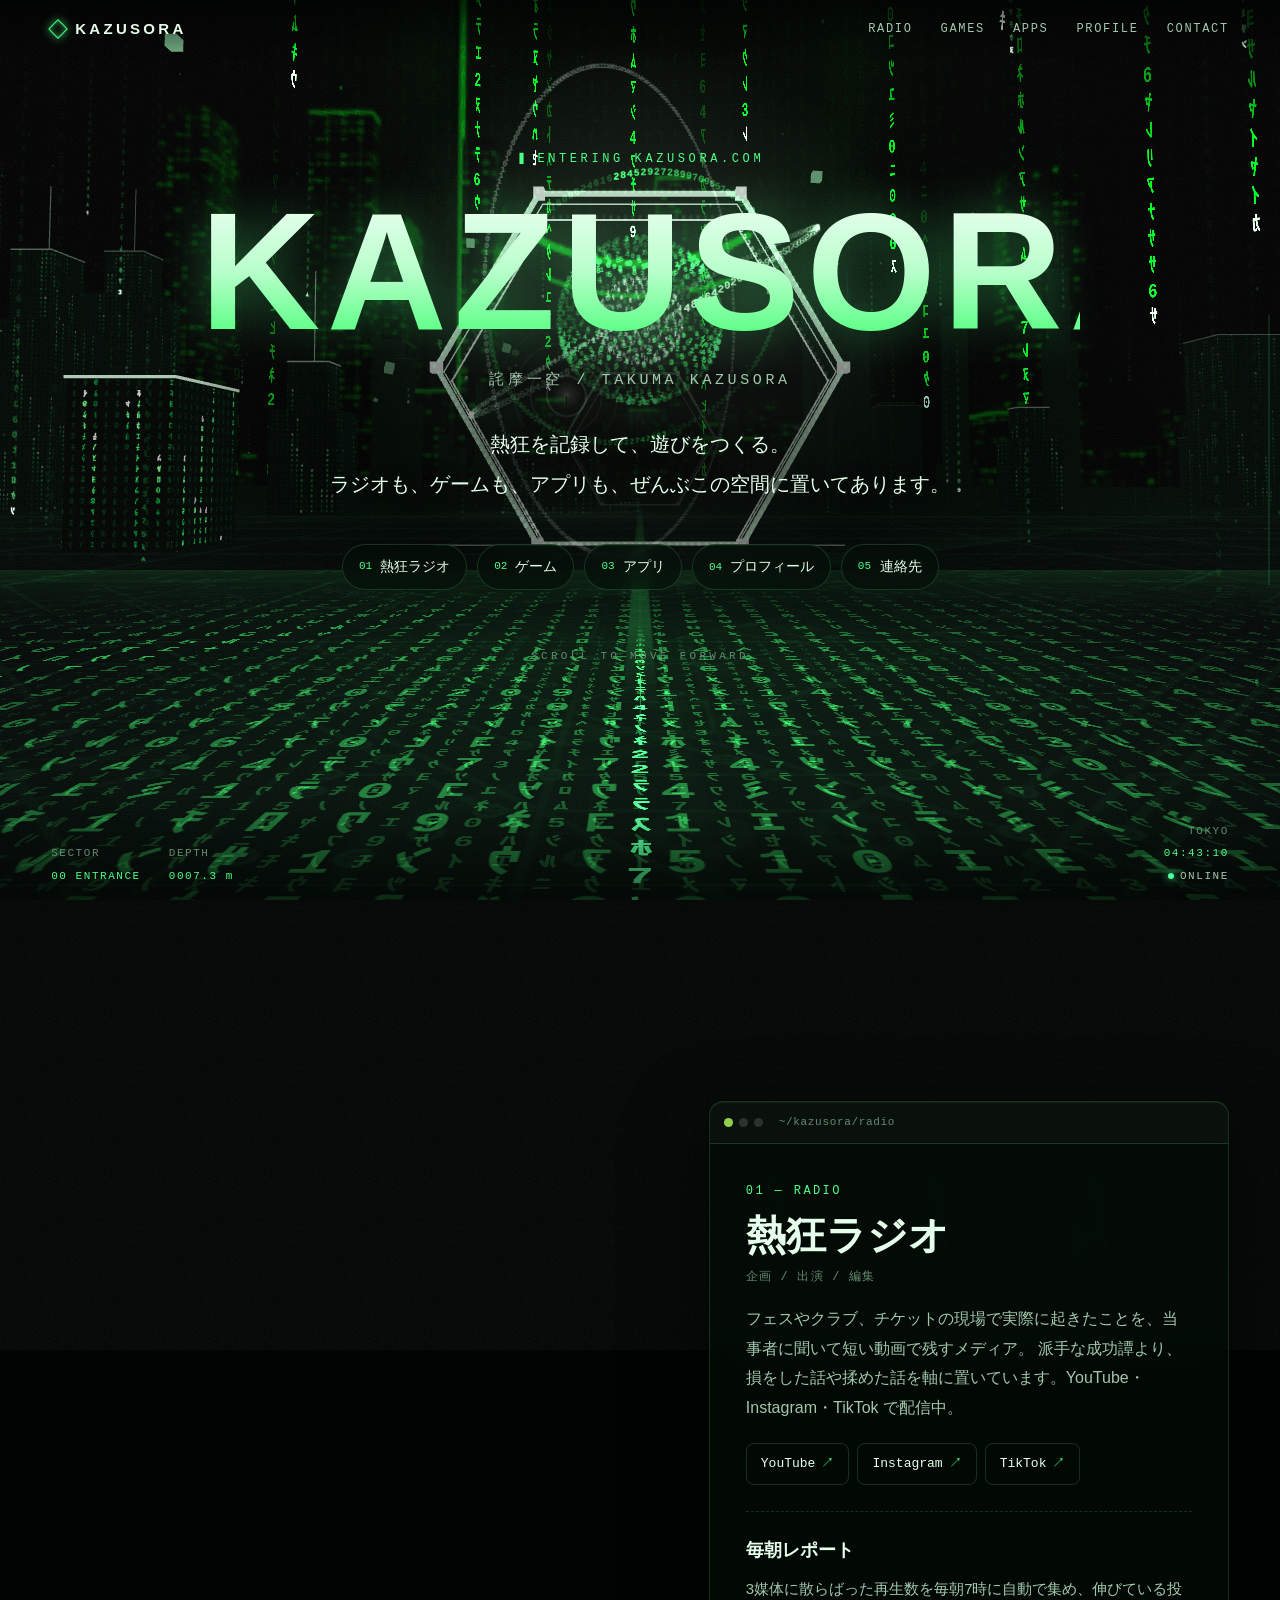
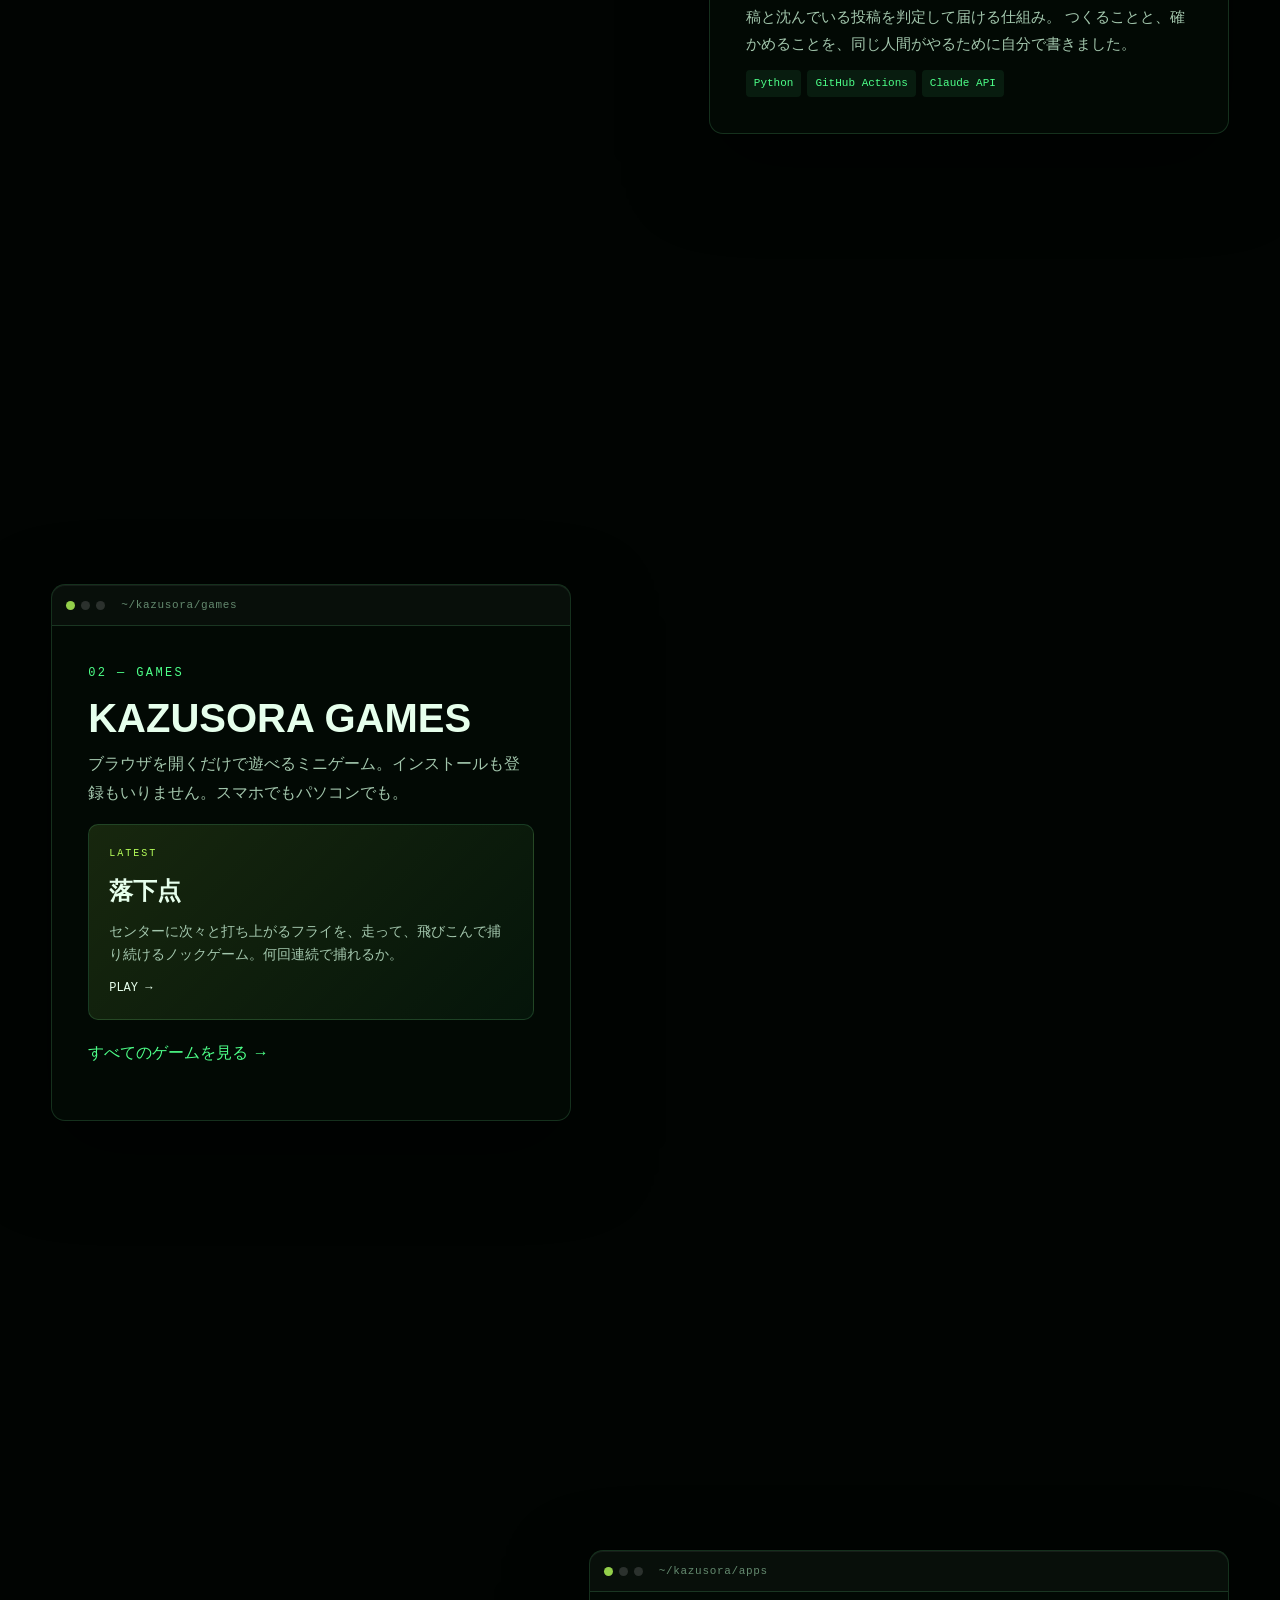
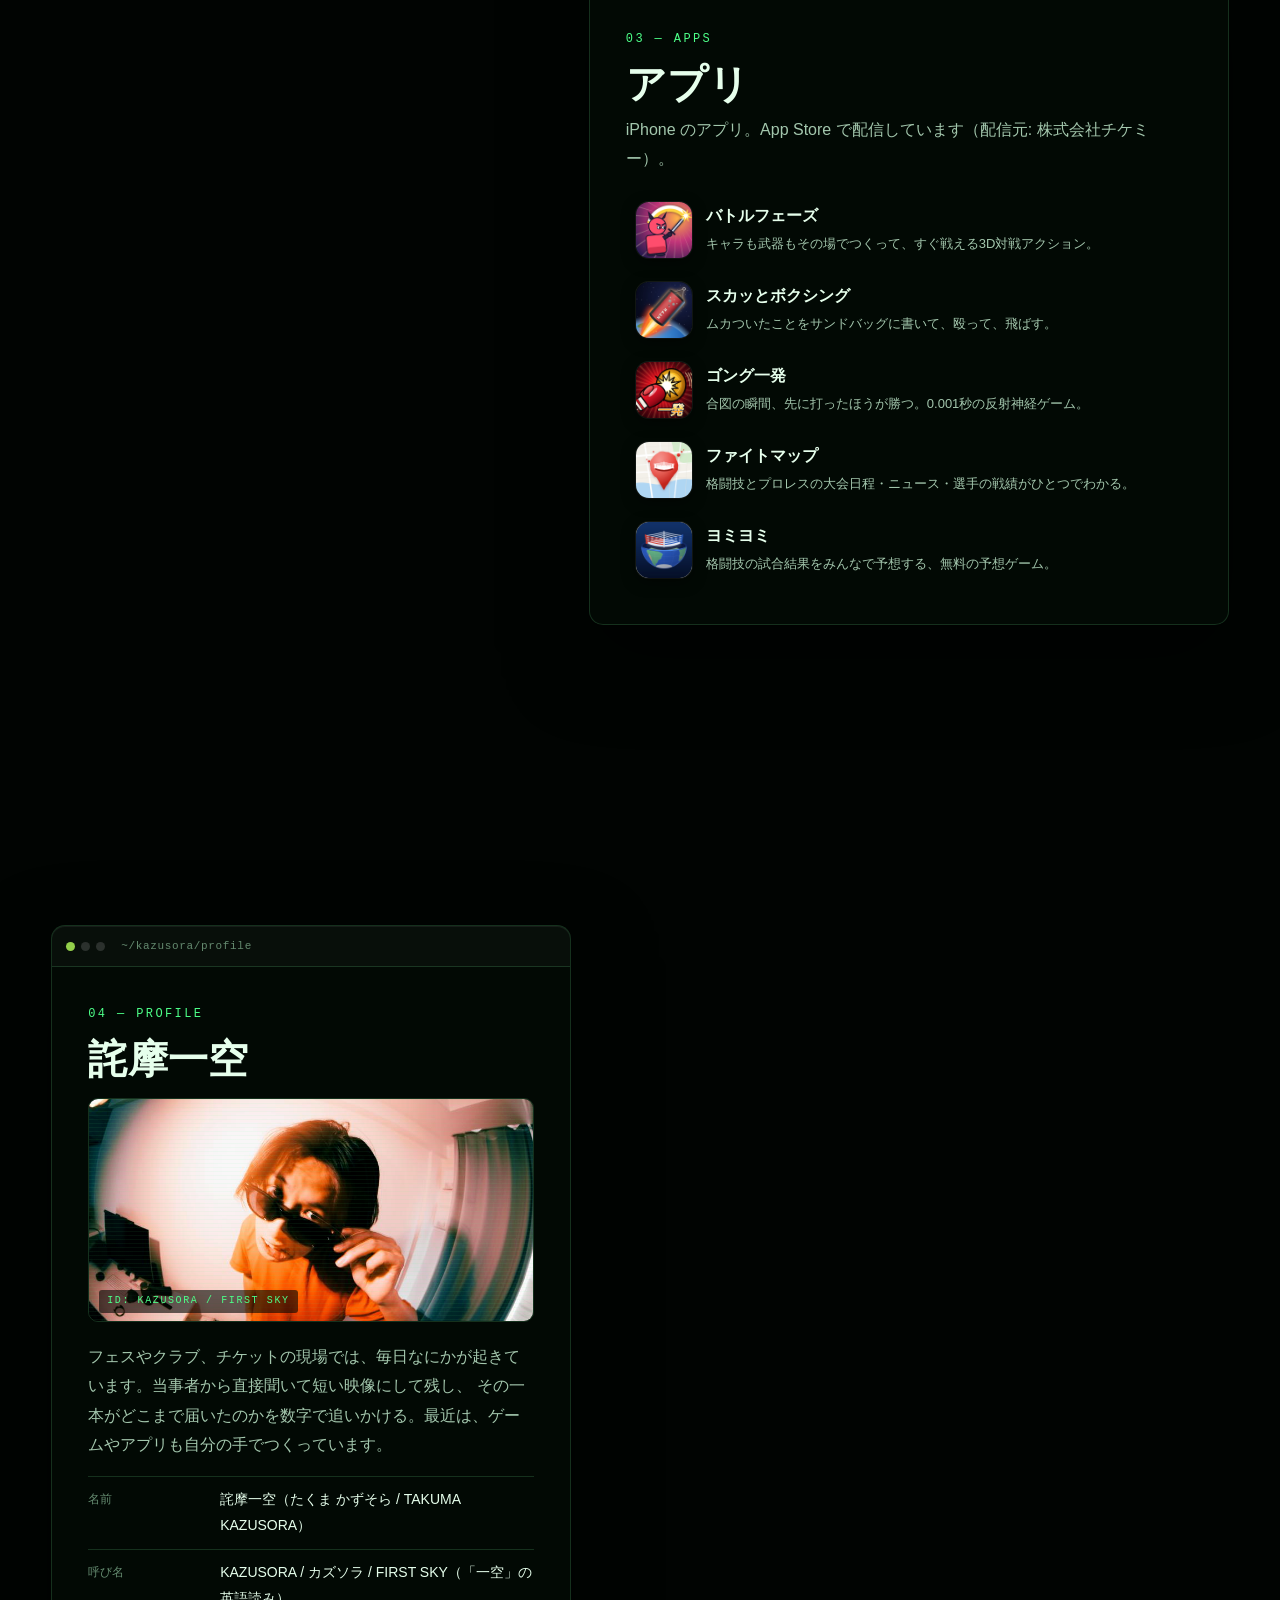
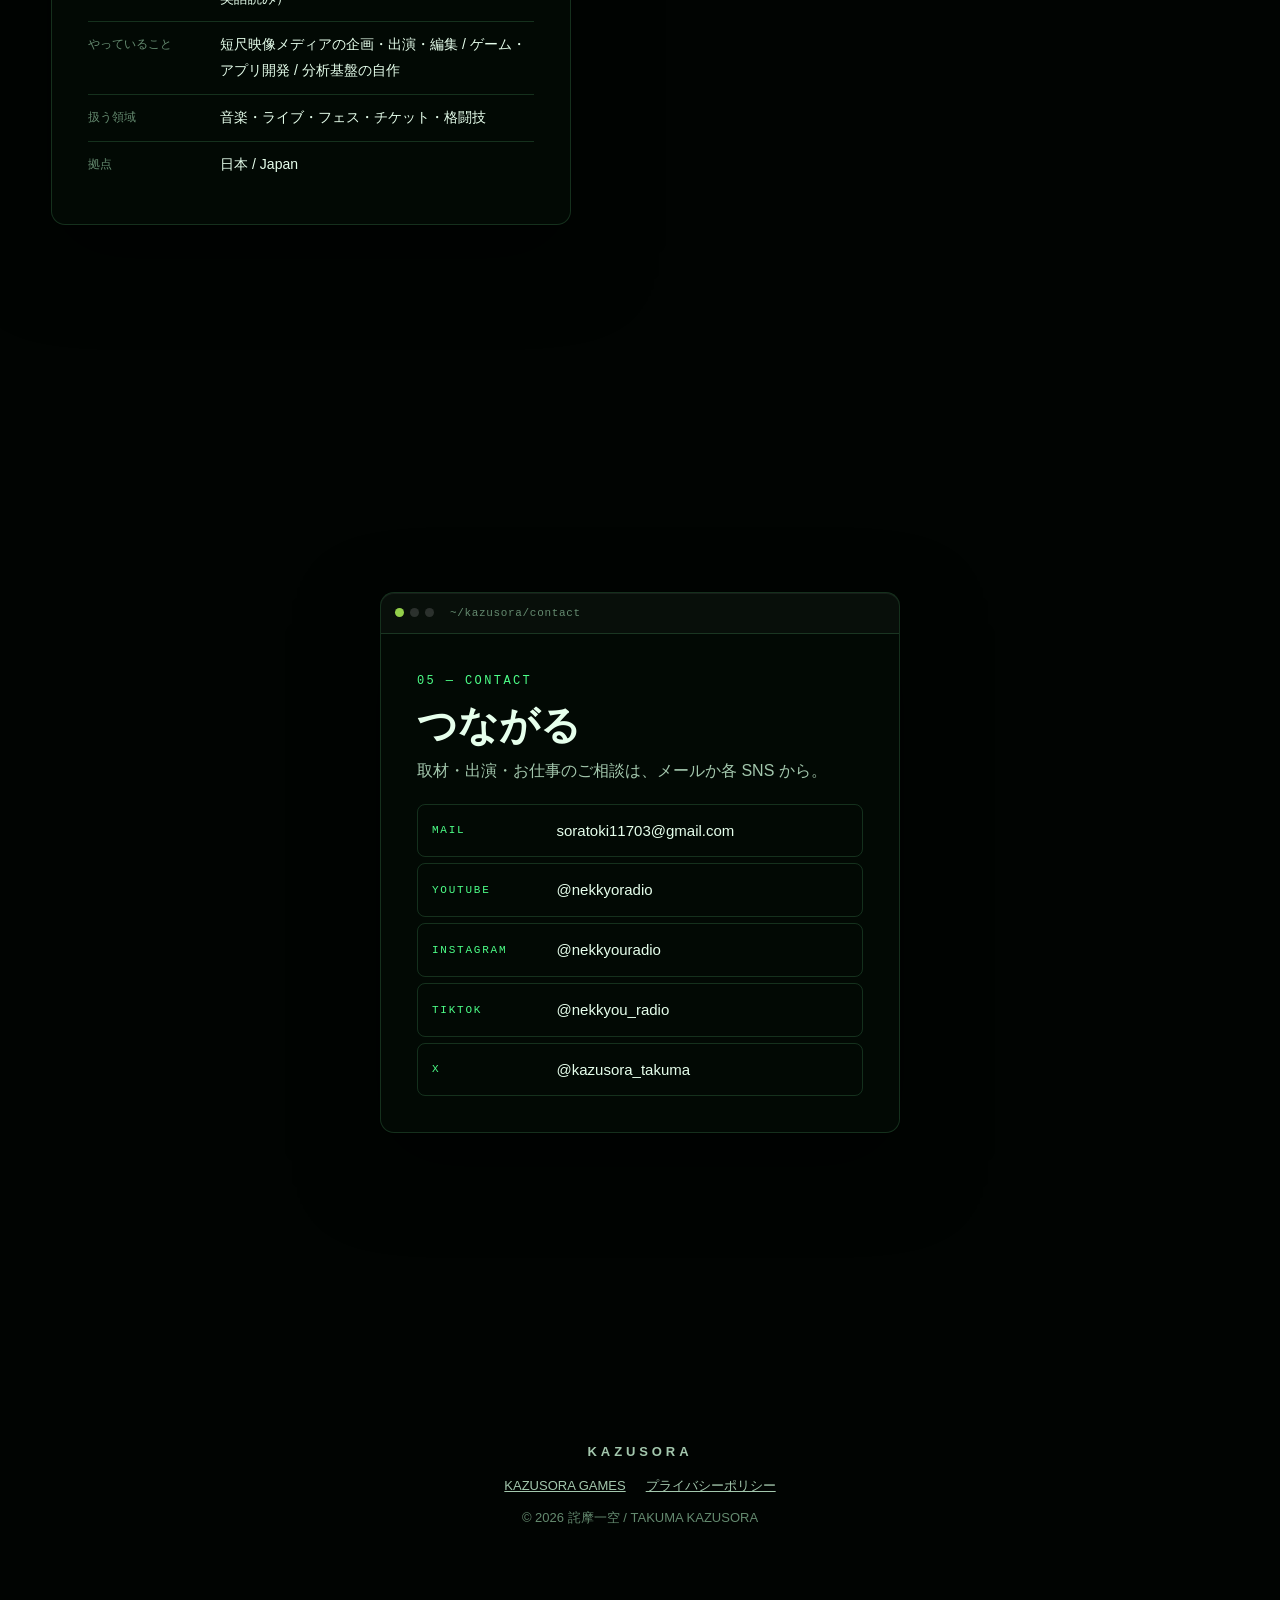
<file: index.html>
<!DOCTYPE html>
<html lang="ja">
<head>
<meta charset="UTF-8">
<meta name="viewport" content="width=device-width, initial-scale=1, viewport-fit=cover">
<title>詫摩一空（TAKUMA KAZUSORA / たくまかずそら）公式サイト｜KAZUSORA</title>
<meta name="description" content="詫摩一空（たくま かずそら / TAKUMA KAZUSORA / KAZUSORA / FIRST SKY）の公式サイト。音楽の現場を記録するショート動画メディア「熱狂ラジオ」、ブラウザで遊べる KAZUSORA GAMES、バトルフェーズ・スカッとボクシングなどのアプリを、ひとつの仮想空間にまとめています。">
<link rel="canonical" href="https://kazusora.com/">
<meta name="theme-color" content="#010402">
<meta name="color-scheme" content="dark">
<meta name="format-detection" content="telephone=no">
<!-- Google AdSense のサイト所有確認（スクリプトは読み込まない） -->
<meta name="google-adsense-account" content="ca-pub-9851397835873240">

<!-- 読み込みを許可する場所を限定する。万一なにか仕込まれても、
     ここに書かれていない場所からのコード実行はブラウザが拒否する。
     GitHub Pages はHTTPヘッダを設定できないため meta で指定している -->
<meta http-equiv="Content-Security-Policy" content="
  default-src 'self';
  script-src 'self' 'unsafe-inline' https://static.cloudflareinsights.com;
  style-src 'self' 'unsafe-inline' https://fonts.googleapis.com;
  font-src 'self' https://fonts.gstatic.com;
  img-src 'self' data: blob:;
  connect-src 'self' blob: https://cloudflareinsights.com;
  object-src 'none';
  base-uri 'self';
  form-action 'none';
  upgrade-insecure-requests">
<!-- 他サイトへ遷移するとき、閲覧していたURLの詳細を渡さない -->
<meta name="referrer" content="strict-origin-when-cross-origin">

<!-- SNSに貼られたときの表示 -->
<meta property="og:type" content="website">
<meta property="og:url" content="https://kazusora.com/">
<meta property="og:title" content="詫摩一空（TAKUMA KAZUSORA）｜KAZUSORA">
<meta property="og:description" content="熱狂ラジオ、ゲーム、アプリ。つくっているものを、ひとつの仮想空間にまとめました。">
<meta property="og:site_name" content="KAZUSORA">
<meta property="og:locale" content="ja_JP">
<meta property="og:image" content="https://kazusora.com/assets/img/og.jpg">
<meta property="og:image:width" content="1200">
<meta property="og:image:height" content="630">
<meta property="og:image:alt" content="KAZUSORA">
<meta name="twitter:card" content="summary_large_image">
<meta name="twitter:title" content="詫摩一空（TAKUMA KAZUSORA）｜KAZUSORA">
<meta name="twitter:description" content="熱狂ラジオ、ゲーム、アプリ。つくっているものを、ひとつの仮想空間にまとめました。">
<meta name="twitter:image" content="https://kazusora.com/assets/img/og.jpg">

<!-- 検索エンジンに「誰のサイトか」を構造化して伝える -->
<script type="application/ld+json">
{
  "@context": "https://schema.org",
  "@graph": [
    {
      "@type": "WebSite",
      "@id": "https://kazusora.com/#website",
      "url": "https://kazusora.com/",
      "name": "KAZUSORA",
      "alternateName": ["詫摩一空 公式サイト", "TAKUMA KAZUSORA"],
      "inLanguage": "ja",
      "publisher": { "@id": "https://kazusora.com/#person" }
    },
    {
      "@type": "ProfilePage",
      "@id": "https://kazusora.com/#profile",
      "url": "https://kazusora.com/",
      "name": "詫摩一空（TAKUMA KAZUSORA）公式サイト",
      "isPartOf": { "@id": "https://kazusora.com/#website" },
      "mainEntity": { "@id": "https://kazusora.com/#person" }
    },
    {
      "@type": "Person",
      "@id": "https://kazusora.com/#person",
      "name": "詫摩一空",
      "familyName": "詫摩",
      "givenName": "一空",
      "alternateName": [
        "TAKUMA KAZUSORA", "Takuma Kazusora", "Kazusora Takuma",
        "KAZUSORA", "Kazusora", "TAKUMA",
        "たくまかずそら", "たくま かずそら", "タクマカズソラ",
        "かずそら", "カズソラ",
        "FIRST SKY", "First Sky"
      ],
      "url": "https://kazusora.com/",
      "image": "https://kazusora.com/assets/img/og.jpg",
      "description": "音楽・ライブ・フェス・チケットの現場で起きたことを短い動画とデータで記録しながら、ゲームやアプリをつくっている。",
      "knowsAbout": ["音楽", "ライブ", "フェス", "チケット", "ショート動画", "ゲーム", "アプリ開発", "格闘技"],
      "sameAs": [
        "https://www.youtube.com/@nekkyoradio",
        "https://www.instagram.com/nekkyouradio/",
        "https://www.tiktok.com/@nekkyou_radio",
        "https://x.com/kazusora_takuma"
      ]
    }
  ]
}
</script>

<script>document.documentElement.classList.add('js');</script>
<link rel="icon" href="./favicon.svg" type="image/svg+xml">
<link rel="preconnect" href="https://fonts.googleapis.com">
<link rel="preconnect" href="https://fonts.gstatic.com" crossorigin>
<link rel="stylesheet" href="https://fonts.googleapis.com/css2?family=Space+Grotesk:wght@400;500;700&family=JetBrains+Mono:wght@400;500&family=Zen+Kaku+Gothic+New:wght@400;500;700;900&display=swap">
<link rel="stylesheet" href="./assets/css/space.css?v=3">
</head>
<body>

<!-- 仮想空間（three.js）。読めない環境では CSS の背景だけになる -->
<canvas class="world" id="world" aria-hidden="true"></canvas>
<div class="world-fallback" aria-hidden="true"></div>
<div class="fx-vignette" aria-hidden="true"></div>
<div class="fx-scan" aria-hidden="true"></div>
<div class="fx-grain" aria-hidden="true"></div>

<!-- 起動画面 -->
<div class="boot" id="boot" aria-hidden="true">
  <div class="boot__inner">
    <p class="boot__line">KAZUSORA.COM // VIRTUAL SPACE</p>
    <p class="boot__line boot__line--dim" id="bootLog">LINKING…</p>
    <div class="boot__bar"><i id="bootBar"></i></div>
  </div>
</div>

<header class="hud-top">
  <a class="hud-logo" href="#top" aria-label="KAZUSORA トップへ">
    <span class="hud-logo__mark" aria-hidden="true"></span>KAZUSORA
  </a>
  <nav class="hud-nav" aria-label="セクション">
    <a href="#radio">Radio</a>
    <a href="#games">Games</a>
    <a href="#apps">Apps</a>
    <a href="#profile">Profile</a>
    <a href="#contact">Contact</a>
  </nav>
</header>

<!-- 画面下の計器。装飾なので読み上げない -->
<div class="hud-bottom" aria-hidden="true">
  <div class="hud-readout">
    <span class="hud-readout__k">SECTOR</span>
    <span class="hud-readout__v" id="hudSector">00 ENTRANCE</span>
  </div>
  <div class="hud-readout hud-readout--depth">
    <span class="hud-readout__k">DEPTH</span>
    <span class="hud-readout__v" id="hudDepth">0000.0 m</span>
  </div>
  <div class="hud-readout hud-readout--right">
    <span class="hud-readout__k">TOKYO</span>
    <span class="hud-readout__v" id="hudClock">--:--:--</span>
    <span class="hud-live"><i></i>ONLINE</span>
  </div>
</div>
<div class="hud-rail" aria-hidden="true"><i id="hudRail"></i></div>

<main id="top">

  <!-- ============ ENTRANCE ============ -->
  <section class="zone zone--hero" data-zone="0" data-sector="00 ENTRANCE">
    <div class="hero">
      <p class="hero__eyebrow"><span class="blink" aria-hidden="true">▍</span>ENTERING KAZUSORA.COM</p>
      <h1 class="hero__title">
        <span class="hero__title_en" data-glitch="KAZUSORA">KAZUSORA</span>
        <span class="hero__title_ja">詫摩一空 / TAKUMA KAZUSORA</span>
      </h1>
      <p class="hero__lead">
        熱狂を記録して、遊びをつくる。<br>
        ラジオも、ゲームも、アプリも、<br class="sp">ぜんぶこの空間に置いてあります。
      </p>
      <ol class="hero__map">
        <li><a href="#radio"><span>01</span>熱狂ラジオ</a></li>
        <li><a href="#games"><span>02</span>ゲーム</a></li>
        <li><a href="#apps"><span>03</span>アプリ</a></li>
        <li><a href="#profile"><span>04</span>プロフィール</a></li>
        <li><a href="#contact"><span>05</span>連絡先</a></li>
      </ol>
      <p class="hero__hint" aria-hidden="true">SCROLL TO MOVE FORWARD<i></i></p>
    </div>
  </section>

  <!-- ============ RADIO ============ -->
  <section class="zone zone--right" id="radio" data-zone="1" data-sector="01 RADIO">
    <article class="win">
      <div class="win__bar" aria-hidden="true"><i></i><i></i><i></i><span>~/kazusora/radio</span></div>
      <div class="win__body">
        <p class="win__kicker">01 — RADIO</p>
        <h2 class="win__title">熱狂ラジオ</h2>
        <p class="win__role">企画 / 出演 / 編集</p>
        <p>
          フェスやクラブ、チケットの現場で実際に起きたことを、当事者に聞いて短い動画で残すメディア。
          派手な成功譚より、損をした話や揉めた話を軸に置いています。YouTube・Instagram・TikTok で配信中。
        </p>
        <ul class="links">
          <li><a href="https://www.youtube.com/@nekkyoradio" target="_blank" rel="noopener">YouTube<span aria-hidden="true">↗</span></a></li>
          <li><a href="https://www.instagram.com/nekkyouradio/" target="_blank" rel="noopener">Instagram<span aria-hidden="true">↗</span></a></li>
          <li><a href="https://www.tiktok.com/@nekkyou_radio" target="_blank" rel="noopener">TikTok<span aria-hidden="true">↗</span></a></li>
        </ul>
        <div class="win__sub">
          <h3>毎朝レポート</h3>
          <p>
            3媒体に散らばった再生数を毎朝7時に自動で集め、伸びている投稿と沈んでいる投稿を判定して届ける仕組み。
            つくることと、確かめることを、同じ人間がやるために自分で書きました。
          </p>
          <ul class="tags"><li>Python</li><li>GitHub Actions</li><li>Claude API</li></ul>
        </div>
      </div>
    </article>
  </section>

  <!-- ============ GAMES ============ -->
  <section class="zone zone--left" id="games" data-zone="2" data-sector="02 GAMES">
    <article class="win">
      <div class="win__bar" aria-hidden="true"><i></i><i></i><i></i><span>~/kazusora/games</span></div>
      <div class="win__body">
        <p class="win__kicker">02 — GAMES</p>
        <h2 class="win__title">KAZUSORA GAMES</h2>
        <p>
          ブラウザを開くだけで遊べるミニゲーム。インストールも登録もいりません。スマホでもパソコンでも。
        </p>
        <a class="game" href="/games/rakkaten/">
          <span class="game__tag">LATEST</span>
          <span class="game__name">落下点</span>
          <span class="game__desc">センターに次々と打ち上がるフライを、走って、飛びこんで捕り続けるノックゲーム。何回連続で捕れるか。</span>
          <span class="game__go" aria-hidden="true">PLAY →</span>
        </a>
        <p class="win__more"><a href="/games/">すべてのゲームを見る<span aria-hidden="true"> →</span></a></p>
      </div>
    </article>
  </section>

  <!-- ============ APPS ============ -->
  <section class="zone zone--right" id="apps" data-zone="3" data-sector="03 APPS">
    <article class="win win--wide">
      <div class="win__bar" aria-hidden="true"><i></i><i></i><i></i><span>~/kazusora/apps</span></div>
      <div class="win__body">
        <p class="win__kicker">03 — APPS</p>
        <h2 class="win__title">アプリ</h2>
        <p>iPhone のアプリ。App Store で配信しています（配信元: 株式会社チケミー）。</p>
        <ul class="apps">
          <li>
            <a href="https://apps.apple.com/jp/app/id6820875383" target="_blank" rel="noopener">
              <img src="./assets/img/apps/battle-phase.jpg" alt="" width="256" height="256" loading="lazy" decoding="async">
              <span class="apps__name">バトルフェーズ</span>
              <span class="apps__desc">キャラも武器もその場でつくって、すぐ戦える3D対戦アクション。</span>
            </a>
          </li>
          <li>
            <a href="https://apps.apple.com/jp/app/id6818497061" target="_blank" rel="noopener">
              <img src="./assets/img/apps/sukatto-boxing.jpg" alt="" width="256" height="256" loading="lazy" decoding="async">
              <span class="apps__name">スカッとボクシング</span>
              <span class="apps__desc">ムカついたことをサンドバッグに書いて、殴って、飛ばす。</span>
            </a>
          </li>
          <li>
            <a href="https://apps.apple.com/jp/app/id6825375270" target="_blank" rel="noopener">
              <img src="./assets/img/apps/gong-ippatsu.jpg" alt="" width="256" height="256" loading="lazy" decoding="async">
              <span class="apps__name">ゴング一発</span>
              <span class="apps__desc">合図の瞬間、先に打ったほうが勝つ。0.001秒の反射神経ゲーム。</span>
            </a>
          </li>
          <li>
            <a href="https://apps.apple.com/jp/app/id6824375699" target="_blank" rel="noopener">
              <img src="./assets/img/apps/fight-map.jpg" alt="" width="256" height="256" loading="lazy" decoding="async">
              <span class="apps__name">ファイトマップ</span>
              <span class="apps__desc">格闘技とプロレスの大会日程・ニュース・選手の戦績がひとつでわかる。</span>
            </a>
          </li>
          <li>
            <a href="https://apps.apple.com/jp/app/id6818523912" target="_blank" rel="noopener">
              <img src="./assets/img/apps/yomiyomi.jpg" alt="" width="256" height="256" loading="lazy" decoding="async">
              <span class="apps__name">ヨミヨミ</span>
              <span class="apps__desc">格闘技の試合結果をみんなで予想する、無料の予想ゲーム。</span>
            </a>
          </li>
        </ul>
      </div>
    </article>
  </section>

  <!-- ============ PROFILE ============ -->
  <section class="zone zone--left" id="profile" data-zone="4" data-sector="04 PROFILE">
    <article class="win">
      <div class="win__bar" aria-hidden="true"><i></i><i></i><i></i><span>~/kazusora/profile</span></div>
      <div class="win__body">
        <p class="win__kicker">04 — PROFILE</p>
        <h2 class="win__title">詫摩一空</h2>
        <figure class="portrait">
          <img src="./assets/img/portrait-800.jpg"
               srcset="./assets/img/portrait-800.jpg 800w, ./assets/img/portrait.jpg 1600w"
               sizes="(min-width: 900px) 480px, 90vw"
               alt="サングラスを指で下げてこちらを見る詫摩一空（KAZUSORA）。魚眼レンズで撮影された、オレンジの照明の効いた一枚"
               width="800" height="533" loading="lazy" decoding="async">
          <figcaption>ID: KAZUSORA / FIRST SKY</figcaption>
        </figure>
        <p>
          フェスやクラブ、チケットの現場では、毎日なにかが起きています。当事者から直接聞いて短い映像にして残し、
          その一本がどこまで届いたのかを数字で追いかける。最近は、ゲームやアプリも自分の手でつくっています。
        </p>
        <dl class="meta">
          <div><dt>名前</dt><dd>詫摩一空（たくま かずそら / TAKUMA KAZUSORA）</dd></div>
          <div><dt>呼び名</dt><dd>KAZUSORA / カズソラ / FIRST SKY（「一空」の英語読み）</dd></div>
          <div><dt>やっていること</dt><dd>短尺映像メディアの企画・出演・編集 / ゲーム・アプリ開発 / 分析基盤の自作</dd></div>
          <div><dt>扱う領域</dt><dd>音楽・ライブ・フェス・チケット・格闘技</dd></div>
          <div><dt>拠点</dt><dd>日本 / Japan</dd></div>
        </dl>
      </div>
    </article>
  </section>

  <!-- ============ CONTACT ============ -->
  <section class="zone zone--center" id="contact" data-zone="5" data-sector="05 CONTACT">
    <article class="win win--center">
      <div class="win__bar" aria-hidden="true"><i></i><i></i><i></i><span>~/kazusora/contact</span></div>
      <div class="win__body">
        <p class="win__kicker">05 — CONTACT</p>
        <h2 class="win__title">つながる</h2>
        <p>取材・出演・お仕事のご相談は、メールか各 SNS から。</p>
        <ul class="contact">
          <li><a href="mailto:soratoki11703@gmail.com"><span class="contact__k">MAIL</span>soratoki11703@gmail.com</a></li>
          <li><a href="https://www.youtube.com/@nekkyoradio" target="_blank" rel="noopener"><span class="contact__k">YOUTUBE</span>@nekkyoradio</a></li>
          <li><a href="https://www.instagram.com/nekkyouradio/" target="_blank" rel="noopener"><span class="contact__k">INSTAGRAM</span>@nekkyouradio</a></li>
          <li><a href="https://www.tiktok.com/@nekkyou_radio" target="_blank" rel="noopener"><span class="contact__k">TIKTOK</span>@nekkyou_radio</a></li>
          <li><a href="https://x.com/kazusora_takuma" target="_blank" rel="noopener"><span class="contact__k">X</span>@kazusora_takuma</a></li>
        </ul>
      </div>
    </article>
  </section>

</main>

<footer class="foot">
  <p class="foot__logo">KAZUSORA</p>
  <p class="foot__links"><a href="/games/">KAZUSORA GAMES</a><a href="/privacy/">プライバシーポリシー</a></p>
  <p class="foot__copy">&copy; <span id="year">2026</span> 詫摩一空 / TAKUMA KAZUSORA</p>
</footer>

<!-- 外部CDNから読まず自前で配信する（サプライチェーン攻撃を防ぐため） -->
<script src="./assets/js/vendor/three.min.js"></script>
<script src="./assets/js/vendor/GLTFLoader.js"></script>
<script src="./assets/js/space.js?v=4"></script>
<!-- アクセス計測（Cloudflare Web Analytics。Cookie は使わない） -->
<script defer src="https://static.cloudflareinsights.com/beacon.min.js" data-cf-beacon='{"token": "9926faf0ab3e4a0c98c5b6c5265ab36c"}'></script>
</body>
</html>
</file>
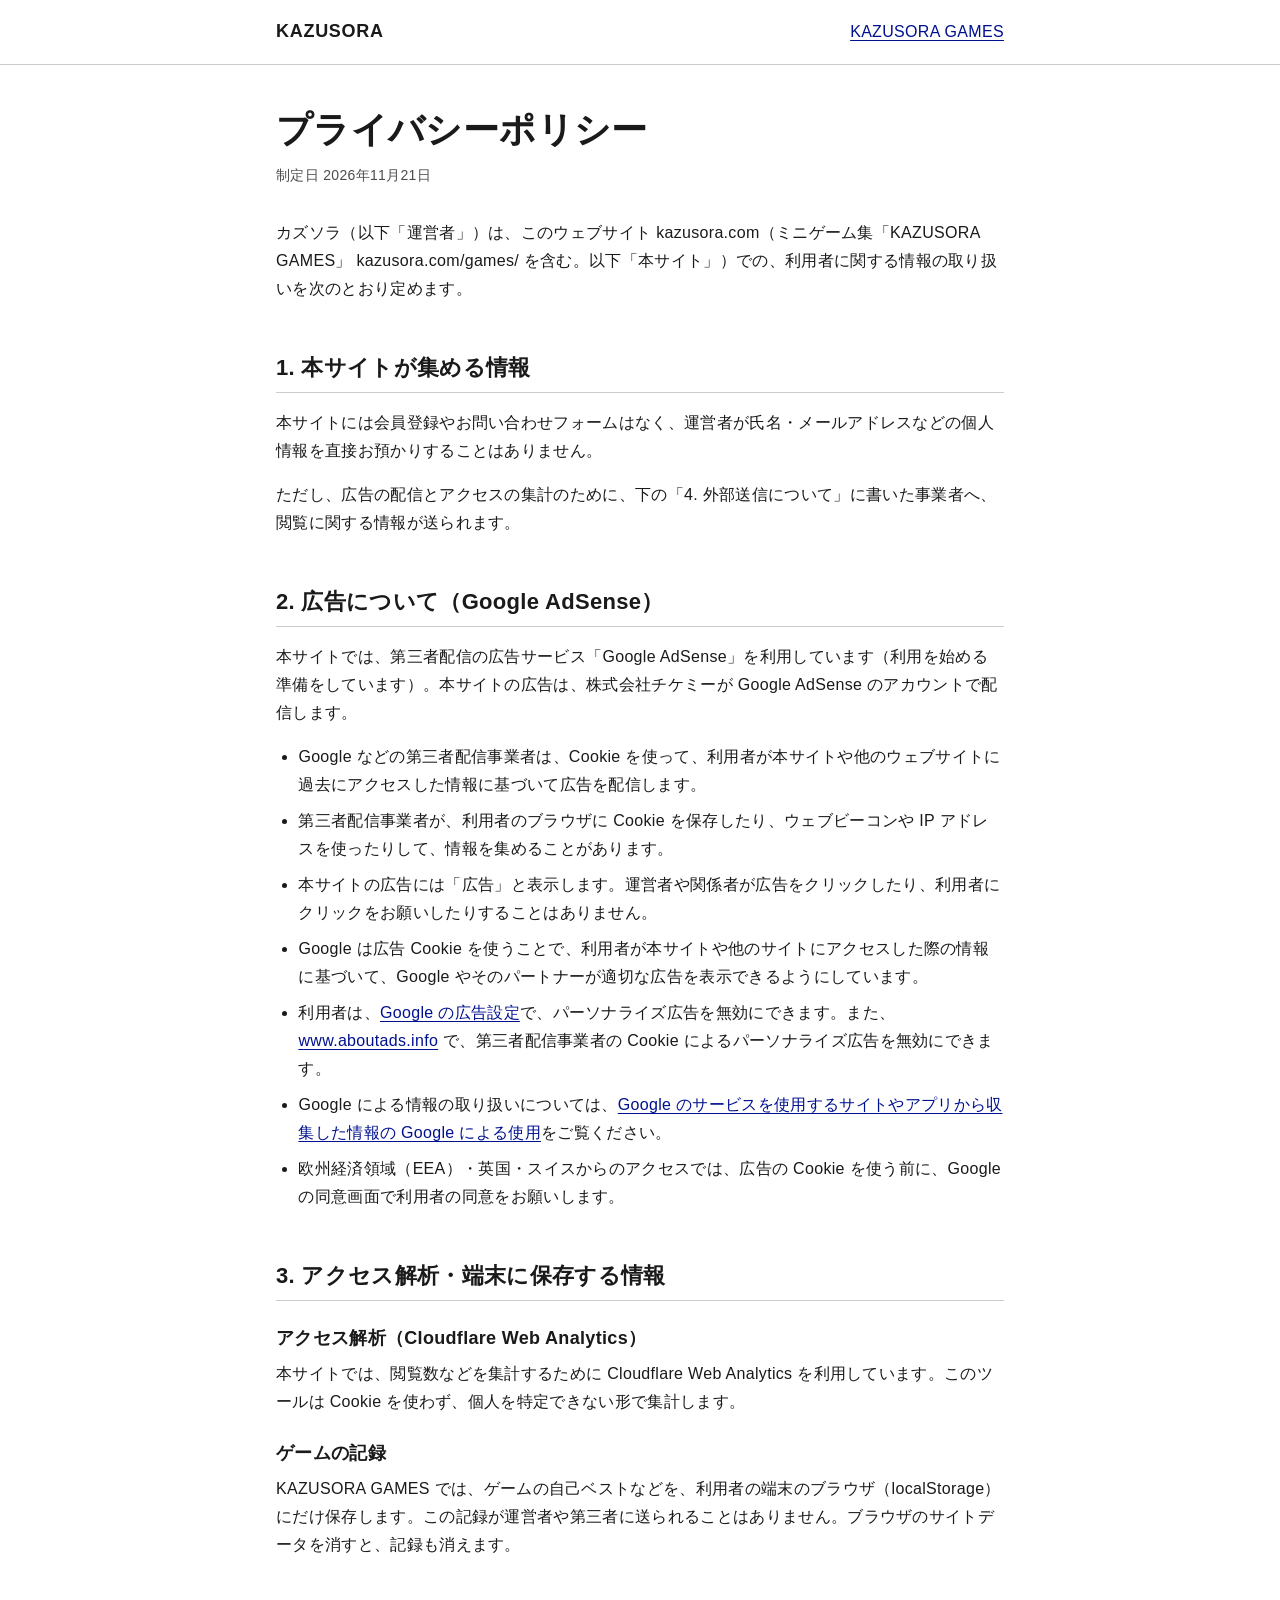
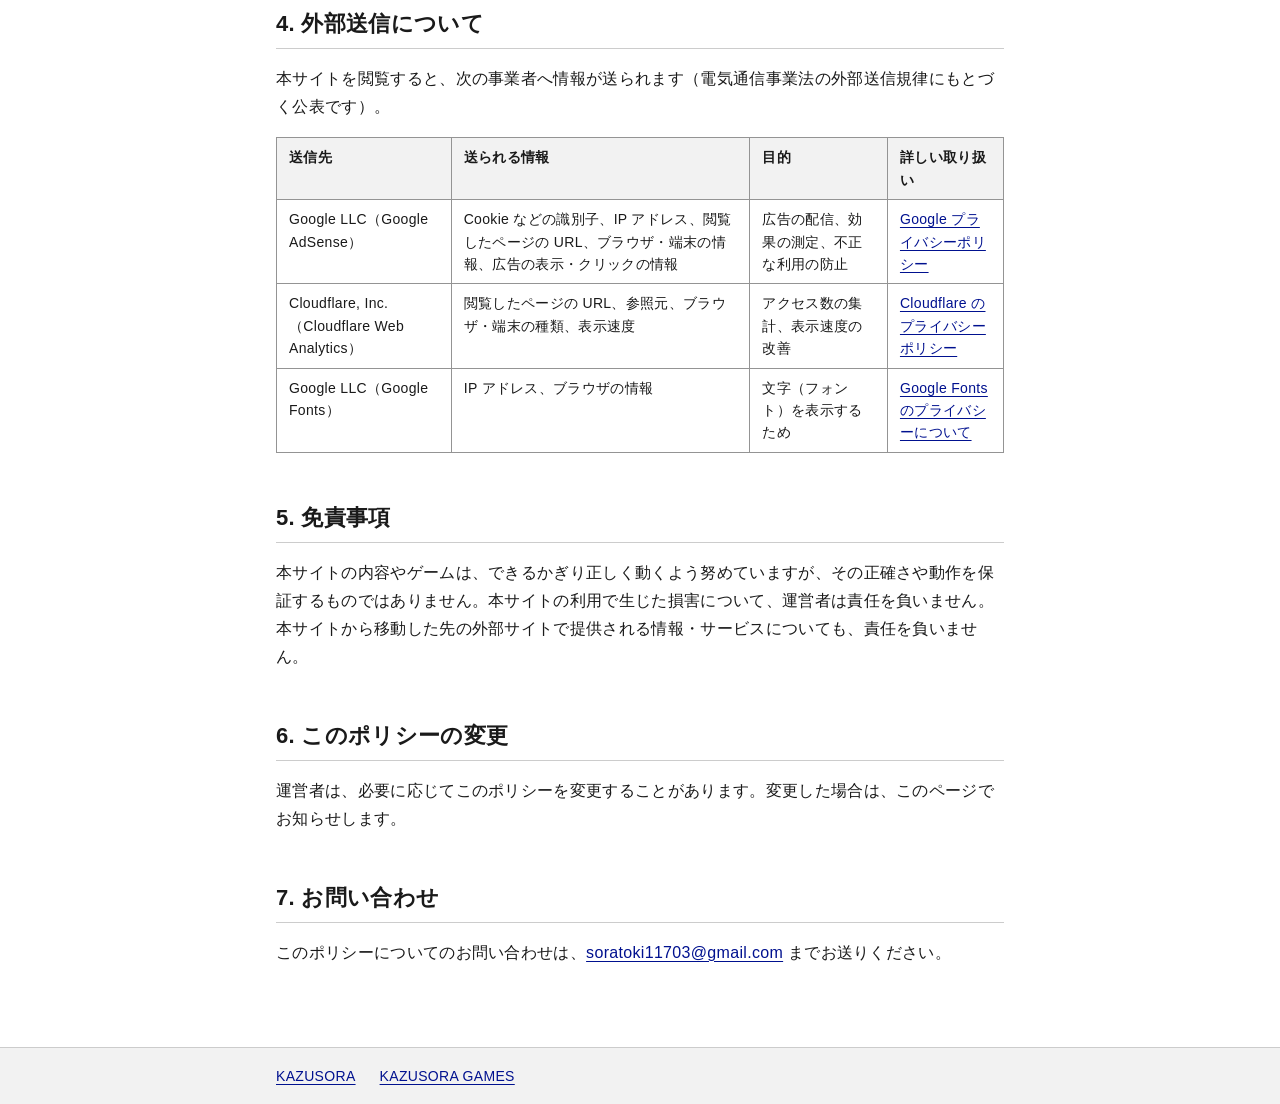
<file: privacy/index.html>
<!DOCTYPE html>
<html lang="ja">
<head>
<meta charset="UTF-8">
<meta name="viewport" content="width=device-width, initial-scale=1">
<title>プライバシーポリシー｜KAZUSORA</title>
<meta name="description" content="kazusora.com（KAZUSORA GAMES を含む）での広告・Cookie・アクセス解析・外部送信の取り扱いについて。">
<link rel="canonical" href="https://kazusora.com/privacy/">
<meta http-equiv="Content-Security-Policy" content="
  default-src 'self';
  script-src 'self' https://static.cloudflareinsights.com;
  style-src 'self' 'unsafe-inline' https://fonts.googleapis.com;
  font-src 'self' https://fonts.gstatic.com;
  img-src 'self' data:;
  connect-src 'self' https://cloudflareinsights.com;
  object-src 'none';
  base-uri 'self';
  form-action 'none';
  upgrade-insecure-requests">
<meta name="referrer" content="strict-origin-when-cross-origin">
<link rel="preconnect" href="https://fonts.googleapis.com">
<link rel="preconnect" href="https://fonts.gstatic.com" crossorigin>
<link rel="stylesheet" href="https://fonts.googleapis.com/css2?family=Noto+Sans+JP:wght@400;700&display=swap">
<style>
:root {
  --key: #0017c1; --text: #1a1a1a; --text-2: #4d4d4d; --line: #cccccc; --border: #949494; --bg: #ffffff; --bg-2: #f2f2f2;
  --link: #00118f; --link-visited: #8b008b; --focus: #ffd43d;
  color-scheme: light;
}
* { box-sizing: border-box; }
body { margin: 0; background: var(--bg); color: var(--text); font-family: "Noto Sans JP", "Hiragino Sans", "Yu Gothic", sans-serif; font-size: 16px; line-height: 1.75; letter-spacing: .02em; }
:focus-visible { outline: 4px solid #000; outline-offset: 2px; box-shadow: 0 0 0 2px var(--focus); }
a { color: var(--link); text-decoration: underline; text-decoration-thickness: 1px; text-underline-offset: 3px; overflow-wrap: anywhere; }
a:visited { color: var(--link-visited); }
@media (hover: hover) { a:hover { color: var(--key); text-decoration-thickness: 3px; } }
a:focus-visible { background: var(--focus); border-radius: 4px; }
.site-header { border-bottom: 1px solid var(--line); }
.inner { max-width: 760px; margin: 0 auto; padding: 16px; }
.site-header .inner { display: flex; justify-content: space-between; align-items: center; gap: 16px; }
.brand { font-weight: 700; font-size: 18px; letter-spacing: .04em; color: var(--text); text-decoration: none; }
.brand:visited { color: var(--text); }
main .inner { padding: 40px 16px 64px; }
h1 { margin: 0 0 8px; font-size: clamp(28px, 6vw, 36px); line-height: 1.4; letter-spacing: .01em; }
.updated { margin: 0 0 32px; font-size: 14px; color: var(--text-2); }
h2 { margin: 48px 0 16px; font-size: 22px; line-height: 1.5; padding-bottom: 8px; border-bottom: 1px solid var(--line); }
h3 { margin: 24px 0 8px; font-size: 18px; line-height: 1.5; }
p, ul { margin: 0 0 16px; }
ul { padding-left: 1.4em; }
li { margin-bottom: 8px; }
.table-wrap { overflow-x: auto; margin: 0 0 16px; }
table { width: 100%; min-width: 560px; border-collapse: collapse; font-size: 14px; line-height: 1.6; }
th, td { border: 1px solid var(--border); padding: 8px 12px; text-align: left; vertical-align: top; }
th { background: var(--bg-2); font-weight: 700; }
.site-footer { border-top: 1px solid var(--line); background: var(--bg-2); font-size: 14px; color: var(--text-2); }
.site-footer .inner { display: flex; flex-wrap: wrap; gap: 8px 24px; }
</style>
</head>
<body>
<header class="site-header">
  <div class="inner">
    <a class="brand" href="/">KAZUSORA</a>
    <a href="/games/">KAZUSORA GAMES</a>
  </div>
</header>
<main>
  <div class="inner">
    <h1>プライバシーポリシー</h1>
    <p class="updated">制定日 2026年11月21日</p>

    <p>カズソラ（以下「運営者」）は、このウェブサイト kazusora.com（ミニゲーム集「KAZUSORA GAMES」 kazusora.com/games/ を含む。以下「本サイト」）での、利用者に関する情報の取り扱いを次のとおり定めます。</p>

    <h2>1. 本サイトが集める情報</h2>
    <p>本サイトには会員登録やお問い合わせフォームはなく、運営者が氏名・メールアドレスなどの個人情報を直接お預かりすることはありません。</p>
    <p>ただし、広告の配信とアクセスの集計のために、下の「4. 外部送信について」に書いた事業者へ、閲覧に関する情報が送られます。</p>

    <h2>2. 広告について（Google AdSense）</h2>
    <p>本サイトでは、第三者配信の広告サービス「Google AdSense」を利用しています（利用を始める準備をしています）。本サイトの広告は、株式会社チケミーが Google AdSense のアカウントで配信します。</p>
    <ul>
      <li>Google などの第三者配信事業者は、Cookie を使って、利用者が本サイトや他のウェブサイトに過去にアクセスした情報に基づいて広告を配信します。</li>
      <li>第三者配信事業者が、利用者のブラウザに Cookie を保存したり、ウェブビーコンや IP アドレスを使ったりして、情報を集めることがあります。</li>
      <li>本サイトの広告には「広告」と表示します。運営者や関係者が広告をクリックしたり、利用者にクリックをお願いしたりすることはありません。</li>
      <li>Google は広告 Cookie を使うことで、利用者が本サイトや他のサイトにアクセスした際の情報に基づいて、Google やそのパートナーが適切な広告を表示できるようにしています。</li>
      <li>利用者は、<a href="https://adssettings.google.com/" rel="noopener">Google の広告設定</a>で、パーソナライズ広告を無効にできます。また、<a href="https://www.aboutads.info/choices/" rel="noopener">www.aboutads.info</a> で、第三者配信事業者の Cookie によるパーソナライズ広告を無効にできます。</li>
      <li>Google による情報の取り扱いについては、<a href="https://www.google.com/policies/privacy/partners/" rel="noopener">Google のサービスを使用するサイトやアプリから収集した情報の Google による使用</a>をご覧ください。</li>
      <li>欧州経済領域（EEA）・英国・スイスからのアクセスでは、広告の Cookie を使う前に、Google の同意画面で利用者の同意をお願いします。</li>
    </ul>

    <h2>3. アクセス解析・端末に保存する情報</h2>
    <h3>アクセス解析（Cloudflare Web Analytics）</h3>
    <p>本サイトでは、閲覧数などを集計するために Cloudflare Web Analytics を利用しています。このツールは Cookie を使わず、個人を特定できない形で集計します。</p>
    <h3>ゲームの記録</h3>
    <p>KAZUSORA GAMES では、ゲームの自己ベストなどを、利用者の端末のブラウザ（localStorage）にだけ保存します。この記録が運営者や第三者に送られることはありません。ブラウザのサイトデータを消すと、記録も消えます。</p>

    <h2>4. 外部送信について</h2>
    <p>本サイトを閲覧すると、次の事業者へ情報が送られます（電気通信事業法の外部送信規律にもとづく公表です）。</p>
    <div class="table-wrap">
      <table>
        <thead><tr><th>送信先</th><th>送られる情報</th><th>目的</th><th>詳しい取り扱い</th></tr></thead>
        <tbody>
          <tr><td>Google LLC（Google AdSense）</td><td>Cookie などの識別子、IP アドレス、閲覧したページの URL、ブラウザ・端末の情報、広告の表示・クリックの情報</td><td>広告の配信、効果の測定、不正な利用の防止</td><td><a href="https://policies.google.com/privacy?hl=ja" rel="noopener">Google プライバシーポリシー</a></td></tr>
          <tr><td>Cloudflare, Inc.（Cloudflare Web Analytics）</td><td>閲覧したページの URL、参照元、ブラウザ・端末の種類、表示速度</td><td>アクセス数の集計、表示速度の改善</td><td><a href="https://www.cloudflare.com/privacypolicy/" rel="noopener">Cloudflare のプライバシーポリシー</a></td></tr>
          <tr><td>Google LLC（Google Fonts）</td><td>IP アドレス、ブラウザの情報</td><td>文字（フォント）を表示するため</td><td><a href="https://developers.google.com/fonts/faq/privacy?hl=ja" rel="noopener">Google Fonts のプライバシーについて</a></td></tr>
        </tbody>
      </table>
    </div>

    <h2>5. 免責事項</h2>
    <p>本サイトの内容やゲームは、できるかぎり正しく動くよう努めていますが、その正確さや動作を保証するものではありません。本サイトの利用で生じた損害について、運営者は責任を負いません。本サイトから移動した先の外部サイトで提供される情報・サービスについても、責任を負いません。</p>

    <h2>6. このポリシーの変更</h2>
    <p>運営者は、必要に応じてこのポリシーを変更することがあります。変更した場合は、このページでお知らせします。</p>

    <h2>7. お問い合わせ</h2>
    <p>このポリシーについてのお問い合わせは、<a href="mailto:soratoki11703@gmail.com">soratoki11703@gmail.com</a> までお送りください。</p>
  </div>
</main>
<footer class="site-footer">
  <div class="inner">
    <a href="/">KAZUSORA</a>
    <a href="/games/">KAZUSORA GAMES</a>
  </div>
</footer>
<script defer src="https://static.cloudflareinsights.com/beacon.min.js" data-cf-beacon='{"token": "9926faf0ab3e4a0c98c5b6c5265ab36c"}'></script>
</body>
</html>
</file>
<file: assets/css/space.css>
/* =========================================================
   KAZUSORA — virtual space
   背景の three.js（#world）の上に、本文を「ガラスの窓」として重ねる。
   ========================================================= */

:root {
  --bg: #010402;
  --bg-2: #04100a;
  --ink: #e6ffec;
  --ink-2: #a3c7ad;
  --ink-3: #648a6f;
  --signal: #4dff88;      /* マトリックスの緑（デジタル） */
  --heat: #b6ff5a;        /* 明るい黄緑（アクセント） */
  --glass: rgba(4, 14, 8, 0.62);
  --glass-line: rgba(120, 255, 160, 0.16);
  --glass-hi: rgba(255, 255, 255, 0.06);
  --mono: "JetBrains Mono", ui-monospace, Menlo, monospace;
  --display: "Space Grotesk", "Zen Kaku Gothic New", sans-serif;
  --body: "Zen Kaku Gothic New", "Hiragino Sans", sans-serif;
  --gutter: clamp(16px, 4vw, 56px);
}

*, *::before, *::after { box-sizing: border-box; }
html { scroll-behavior: smooth; -webkit-text-size-adjust: 100%; }
@media (prefers-reduced-motion: reduce) { html { scroll-behavior: auto; } }

body {
  margin: 0;
  background: var(--bg);
  color: var(--ink);
  font-family: var(--body);
  font-size: 16px;
  line-height: 1.85;
  overflow-x: hidden;
  -webkit-font-smoothing: antialiased;
}
img { max-width: 100%; height: auto; display: block; }
a { color: inherit; }
:focus-visible { outline: 2px solid var(--signal); outline-offset: 3px; }
.sp { display: none; }
@media (max-width: 600px) { .sp { display: inline; } }

/* ---------- 背景の層 ---------- */
.world, .world-fallback, .fx-vignette, .fx-scan, .fx-grain {
  position: fixed; inset: 0; width: 100%; height: 100%; pointer-events: none;
}
.world { z-index: 0; display: block; }
.world-fallback {
  z-index: -1;
  background:
    radial-gradient(120% 70% at 50% 62%, rgba(77, 255, 136, 0.10), transparent 60%),
    radial-gradient(80% 50% at 50% 100%, rgba(182, 255, 90, 0.10), transparent 70%),
    linear-gradient(var(--bg), var(--bg-2));
}
.fx-vignette {
  z-index: 1;
  background: radial-gradient(120% 90% at 50% 50%, transparent 55%, rgba(0, 0, 0, 0.75) 100%);
}
.fx-scan {
  z-index: 1; opacity: 0.22; mix-blend-mode: overlay;
  background: repeating-linear-gradient(to bottom, rgba(255,255,255,0.06) 0 1px, transparent 1px 3px);
}
.fx-grain {
  z-index: 1; opacity: 0.08; inset: -50%; width: 200%; height: 200%;
  background-image: url("data:image/svg+xml;utf8,<svg xmlns='http://www.w3.org/2000/svg' width='160' height='160'><filter id='n'><feTurbulence type='fractalNoise' baseFrequency='0.9' numOctaves='2' stitchTiles='stitch'/></filter><rect width='100%' height='100%' filter='url(%23n)'/></svg>");
  animation: grain 0.9s steps(4) infinite;
}
@keyframes grain {
  0% { transform: translate(0, 0); } 25% { transform: translate(-3%, 2%); }
  50% { transform: translate(2%, -3%); } 75% { transform: translate(-2%, -1%); }
}
@media (prefers-reduced-motion: reduce) { .fx-grain { animation: none; } }

/* ---------- 起動画面 ---------- */
.boot { display: none; }
.js .boot {
  position: fixed; inset: 0; z-index: 50; display: grid; place-items: center;
  background: var(--bg); transition: opacity 0.8s ease, visibility 0.8s;
  font-family: var(--mono); font-size: 12px; letter-spacing: 0.18em; color: var(--signal);
}
.boot.is-done { opacity: 0; visibility: hidden; }
.boot__inner { width: min(320px, 80vw); }
.boot__line { margin: 0 0 6px; }
.boot__line--dim { color: var(--ink-3); }
.boot__bar { height: 1px; background: rgba(77, 255, 136, 0.15); margin-top: 14px; overflow: hidden; }
.boot__bar i { display: block; height: 100%; width: 0; background: var(--signal); box-shadow: 0 0 12px var(--signal); transition: width 0.3s ease; }

/* ---------- HUD ---------- */
.hud-top {
  position: fixed; top: 0; left: 0; right: 0; z-index: 20;
  display: flex; justify-content: space-between; align-items: center; gap: 16px;
  padding: calc(14px + env(safe-area-inset-top)) var(--gutter) 14px;
  background: linear-gradient(rgba(1, 4, 2, 0.7), transparent);
}
.hud-logo {
  display: inline-flex; align-items: center; gap: 10px; text-decoration: none;
  font-family: var(--display); font-weight: 700; letter-spacing: 0.22em; font-size: 15px;
}
.hud-logo__mark {
  width: 14px; height: 14px; border: 1.5px solid var(--signal); transform: rotate(45deg);
  box-shadow: 0 0 10px rgba(77, 255, 136, 0.6), inset 0 0 6px rgba(77, 255, 136, 0.5);
}
.hud-nav { display: flex; gap: clamp(10px, 2.4vw, 28px); }
.hud-nav a {
  font-family: var(--mono); font-size: 12px; letter-spacing: 0.14em; text-transform: uppercase;
  text-decoration: none; color: var(--ink-2); padding: 4px 0; position: relative;
  transition: color 0.2s;
}
.hud-nav a::after {
  content: ""; position: absolute; left: 0; right: 0; bottom: 0; height: 1px;
  background: var(--signal); transform: scaleX(0); transform-origin: left; transition: transform 0.3s;
}
.hud-nav a:hover, .hud-nav a.is-current { color: var(--ink); }
.hud-nav a:hover::after, .hud-nav a.is-current::after { transform: scaleX(1); }
@media (max-width: 720px) {
  .hud-nav { display: none; }
  .hud-top { background: rgba(1, 4, 2, 0.78); -webkit-backdrop-filter: blur(10px); backdrop-filter: blur(10px); border-bottom: 1px solid var(--glass-line); }
}

.hud-bottom {
  position: fixed; left: 0; right: 0; bottom: 0; z-index: 20; pointer-events: none;
  display: flex; gap: 28px; align-items: flex-end;
  padding: 14px var(--gutter) calc(14px + env(safe-area-inset-bottom));
  font-family: var(--mono); font-size: 11px; letter-spacing: 0.14em;
  background: linear-gradient(transparent, rgba(1, 4, 2, 0.65));
}
.hud-readout { display: flex; flex-direction: column; gap: 2px; }
.hud-readout__k { color: var(--ink-3); }
.hud-readout__v { color: var(--signal); font-variant-numeric: tabular-nums; }
.hud-readout--right { margin-left: auto; align-items: flex-end; }
.hud-live { display: inline-flex; align-items: center; gap: 6px; color: var(--ink-2); }
.hud-live i { width: 6px; height: 6px; border-radius: 50%; background: #4dff9a; box-shadow: 0 0 8px #4dff9a; animation: pulse 1.6s ease-in-out infinite; }
@keyframes pulse { 50% { opacity: 0.3; } }
@media (max-width: 600px) { .hud-readout--depth { display: none; } .hud-bottom { font-size: 10px; } }

.hud-rail {
  position: fixed; right: 10px; top: 50%; z-index: 20; width: 2px; height: 30vh;
  transform: translateY(-50%); background: rgba(77, 255, 136, 0.12);
}
.hud-rail i { display: block; width: 100%; height: 0; background: var(--signal); box-shadow: 0 0 8px var(--signal); }
@media (max-width: 600px) { .hud-rail { right: 4px; } }

/* ---------- 本文 ---------- */
main, .foot { position: relative; z-index: 10; }

.zone {
  min-height: 115vh;
  display: flex; align-items: center;
  padding: 120px var(--gutter);
}
.zone--right { justify-content: flex-end; }
.zone--left { justify-content: flex-start; }
.zone--center { justify-content: center; }
@media (max-width: 900px) {
  .zone { justify-content: center; min-height: auto; padding: 22vh 16px; }
}

/* 入口 */
.zone--hero { overflow: hidden; min-height: 100vh; min-height: 100svh; justify-content: center; text-align: center; padding-top: 90px; }
.hero { max-width: 880px; position: relative; }
/* 背景のコアと文字が重なっても読めるよう、文字の後ろだけ少し暗くする */
.hero::before {
  content: ""; position: absolute; inset: 18% -10% 10%; z-index: -1; pointer-events: none;
  background: radial-gradient(closest-side, rgba(1, 4, 2, 0.72), transparent);
}
.hero__title_ja, .hero__lead { text-shadow: 0 0 12px rgba(1, 4, 2, 0.95), 0 2px 18px rgba(0, 0, 0, 0.9); }
.hero__eyebrow { font-family: var(--mono); font-size: 12px; letter-spacing: 0.3em; color: var(--signal); margin: 0 0 18px; }
.blink { animation: pulse 1s steps(1) infinite; margin-right: 6px; }
.hero__title { margin: 0; line-height: 1; }
.hero__title_en {
  display: block; position: relative;
  font-family: var(--display); font-weight: 700;
  font-size: clamp(52px, 13vw, 168px); letter-spacing: 0.04em;
  background: linear-gradient(180deg, #f2fff5 0%, #b8ffcb 50%, #3dff6e 100%);
  -webkit-background-clip: text; background-clip: text; color: transparent;
  filter: drop-shadow(0 0 24px rgba(77, 255, 136, 0.35));
}
.hero__title_en::before, .hero__title_en::after {
  content: attr(data-glitch); position: absolute; inset: 0; opacity: 0;
  -webkit-background-clip: text; background-clip: text;
}
.hero__title_en.is-glitch::before { opacity: 0.8; color: var(--heat); transform: translate(-3px, 1px); clip-path: inset(10% 0 55% 0); }
.hero__title_en.is-glitch::after { opacity: 0.8; color: var(--signal); transform: translate(3px, -1px); clip-path: inset(60% 0 8% 0); }
.hero__title_ja {
  display: block; margin-top: 18px;
  font-family: var(--mono); font-weight: 400; font-size: clamp(12px, 1.6vw, 15px); letter-spacing: 0.24em; color: var(--ink-2);
}
.hero__lead { margin: 36px auto 0; font-size: clamp(16px, 2vw, 20px); line-height: 2; font-weight: 500; text-shadow: 0 2px 18px rgba(0,0,0,0.8); }
.hero__map {
  list-style: none; padding: 0; margin: 40px auto 0;
  display: flex; flex-wrap: wrap; justify-content: center; gap: 10px;
}
.hero__map a {
  display: inline-flex; align-items: center; gap: 8px; text-decoration: none;
  padding: 9px 16px; font-size: 14px; font-weight: 500;
  background: var(--glass); border: 1px solid var(--glass-line); border-radius: 999px;
  -webkit-backdrop-filter: blur(10px); backdrop-filter: blur(10px);
  transition: border-color 0.2s, box-shadow 0.2s, transform 0.2s;
}
.hero__map a span { font-family: var(--mono); font-size: 11px; color: var(--signal); }
.hero__map a:hover { border-color: var(--signal); box-shadow: 0 0 18px rgba(77, 255, 136, 0.25); transform: translateY(-2px); }
.hero__hint {
  margin: 56px 0 0; font-family: var(--mono); font-size: 11px; letter-spacing: 0.3em; color: var(--ink-3);
  display: flex; flex-direction: column; align-items: center; gap: 10px;
}
.hero__hint i { width: 1px; height: 46px; background: linear-gradient(var(--signal), transparent); animation: drop 2s ease-in-out infinite; transform-origin: top; }
@keyframes drop { 0% { transform: scaleY(0); } 50% { transform: scaleY(1); } 100% { transform: scaleY(1); opacity: 0; } }

/* ガラスの窓 */
.win {
  width: min(520px, 100%);
  background: var(--glass);
  border: 1px solid var(--glass-line);
  border-radius: 14px;
  -webkit-backdrop-filter: blur(18px) saturate(140%); backdrop-filter: blur(18px) saturate(140%);
  box-shadow:
    inset 0 1px 0 var(--glass-hi),
    0 30px 80px rgba(0, 0, 0, 0.55),
    0 0 0 1px rgba(0, 0, 0, 0.3);
  overflow: hidden;
  transition: opacity 0.9s ease, transform 0.9s cubic-bezier(0.2, 0.8, 0.2, 1);
}
/* JS が動くときだけ、見えるまで隠しておく */
.js .win:not(.is-in) { opacity: 0; transform: translateY(40px) scale(0.98); }
.reduce .win { transition: none; }
.win--wide { width: min(640px, 100%); }
.win--center { text-align: left; }

.win__bar {
  display: flex; align-items: center; gap: 6px; padding: 10px 14px;
  border-bottom: 1px solid var(--glass-line);
  background: rgba(255, 255, 255, 0.025);
  font-family: var(--mono); font-size: 11px; color: var(--ink-3); letter-spacing: 0.06em;
}
.win__bar i { width: 9px; height: 9px; border-radius: 50%; background: rgba(255,255,255,0.14); }
.win__bar i:first-child { background: var(--heat); opacity: 0.8; }
.win__bar span { margin-left: 10px; overflow: hidden; text-overflow: ellipsis; white-space: nowrap; }
.win__body { padding: clamp(22px, 4vw, 36px); }
.win__body > p { margin: 0 0 16px; color: var(--ink-2); }
.win__kicker { font-family: var(--mono); font-size: 12px !important; letter-spacing: 0.2em; color: var(--signal) !important; margin-bottom: 8px !important; }
.win__title { margin: 0 0 6px; font-family: var(--display); font-weight: 700; font-size: clamp(28px, 4vw, 40px); line-height: 1.25; color: var(--ink); }
.win__role { font-family: var(--mono); font-size: 12px; color: var(--ink-3) !important; letter-spacing: 0.1em; }
.win__sub { margin-top: 26px; padding-top: 22px; border-top: 1px dashed var(--glass-line); }
.win__sub h3 { margin: 0 0 8px; font-size: 18px; }
.win__sub p { margin: 0 0 12px; color: var(--ink-2); font-size: 15px; }
.win__more { margin-top: 18px !important; }
.win__more a { color: var(--signal); text-decoration: none; font-weight: 500; }
.win__more a:hover { text-decoration: underline; }

.links { list-style: none; padding: 0; margin: 20px 0 0; display: flex; flex-wrap: wrap; gap: 8px; }
.links a {
  display: inline-flex; gap: 6px; align-items: center; text-decoration: none;
  padding: 8px 14px; border: 1px solid var(--glass-line); border-radius: 8px;
  font-family: var(--mono); font-size: 13px; transition: border-color 0.2s, background 0.2s;
}
.links a span { color: var(--signal); }
.links a:hover { border-color: var(--signal); background: rgba(77, 255, 136, 0.06); }

.tags { list-style: none; padding: 0; margin: 0; display: flex; flex-wrap: wrap; gap: 6px; }
.tags li { font-family: var(--mono); font-size: 11px; padding: 3px 8px; border-radius: 4px; background: rgba(77, 255, 136, 0.08); color: var(--signal); }

/* ゲームのカード */
.game {
  display: grid; gap: 6px; margin-top: 8px; padding: 20px; text-decoration: none;
  border-radius: 10px; border: 1px solid var(--glass-line);
  background: linear-gradient(135deg, rgba(182, 255, 90, 0.12), rgba(77, 255, 136, 0.05));
  transition: border-color 0.2s, transform 0.2s, box-shadow 0.2s;
}
.game:hover { border-color: var(--heat); transform: translateY(-2px); box-shadow: 0 10px 30px rgba(182, 255, 90, 0.18); }
.game__tag { font-family: var(--mono); font-size: 10px; letter-spacing: 0.2em; color: var(--heat); }
.game__name { font-size: 24px; font-weight: 900; }
.game__desc { font-size: 14px; color: var(--ink-2); line-height: 1.7; }
.game__go { font-family: var(--mono); font-size: 12px; color: var(--ink); margin-top: 4px; }

/* アプリ */
.apps { list-style: none; padding: 0; margin: 18px 0 0; display: grid; gap: 4px; }
.apps a {
  display: grid; grid-template-columns: 56px 1fr; column-gap: 14px; align-items: center;
  padding: 10px; border-radius: 10px; text-decoration: none; transition: background 0.2s;
}
.apps a:hover { background: rgba(255, 255, 255, 0.05); }
.apps img { grid-row: span 2; width: 56px; height: 56px; border-radius: 13px; box-shadow: 0 4px 14px rgba(0,0,0,0.5), 0 0 0 1px rgba(255,255,255,0.08); }
.apps__name { font-weight: 700; font-size: 16px; line-height: 1.4; }
.apps__desc { font-size: 13px; color: var(--ink-2); line-height: 1.6; }

/* プロフィール */
.portrait { position: relative; margin: 14px 0 20px; border-radius: 10px; overflow: hidden; border: 1px solid var(--glass-line); }
.portrait img { width: 100%; aspect-ratio: 2 / 1; object-fit: cover; object-position: 50% 40%; filter: saturate(1.05) contrast(1.05); }
.portrait::after {
  content: ""; position: absolute; inset: 0; pointer-events: none;
  background: repeating-linear-gradient(to bottom, rgba(77, 255, 136, 0.06) 0 1px, transparent 1px 4px);
}
.portrait figcaption {
  position: absolute; left: 10px; bottom: 8px; z-index: 1;
  font-family: var(--mono); font-size: 10px; letter-spacing: 0.16em; color: var(--signal);
  background: rgba(1, 4, 2, 0.6); padding: 2px 8px; border-radius: 3px;
}
.meta { margin: 8px 0 0; display: grid; gap: 0; }
.meta div { display: grid; grid-template-columns: 7.5em 1fr; gap: 12px; padding: 10px 0; border-top: 1px solid var(--glass-line); }
.meta dt { font-family: var(--mono); font-size: 12px; color: var(--ink-3); padding-top: 2px; }
.meta dd { margin: 0; font-size: 14px; }
@media (max-width: 480px) { .meta div { grid-template-columns: 1fr; gap: 0; } }

/* 連絡先 */
.contact { list-style: none; padding: 0; margin: 18px 0 0; display: grid; gap: 6px; }
.contact a {
  display: grid; grid-template-columns: 7.5em 1fr; align-items: center; gap: 12px;
  padding: 12px 14px; border: 1px solid var(--glass-line); border-radius: 8px; text-decoration: none;
  font-size: 15px; overflow-wrap: anywhere; transition: border-color 0.2s, background 0.2s;
}
.contact a:hover { border-color: var(--signal); background: rgba(77, 255, 136, 0.06); }
.contact__k { font-family: var(--mono); font-size: 11px; letter-spacing: 0.16em; color: var(--signal); }
@media (max-width: 420px) { .contact a { grid-template-columns: 1fr; gap: 2px; } }

/* フッター */
.foot {
  text-align: center; padding: 60px 16px calc(110px + env(safe-area-inset-bottom));
  font-size: 13px; color: var(--ink-3);
}
.foot__logo { font-family: var(--display); font-weight: 700; letter-spacing: 0.3em; color: var(--ink-2); margin: 0 0 10px; }
.foot__links { display: flex; justify-content: center; flex-wrap: wrap; gap: 6px 20px; margin: 0 0 8px; }
.foot__links a { color: var(--ink-2); }
.foot__copy { margin: 0; }
</file>
